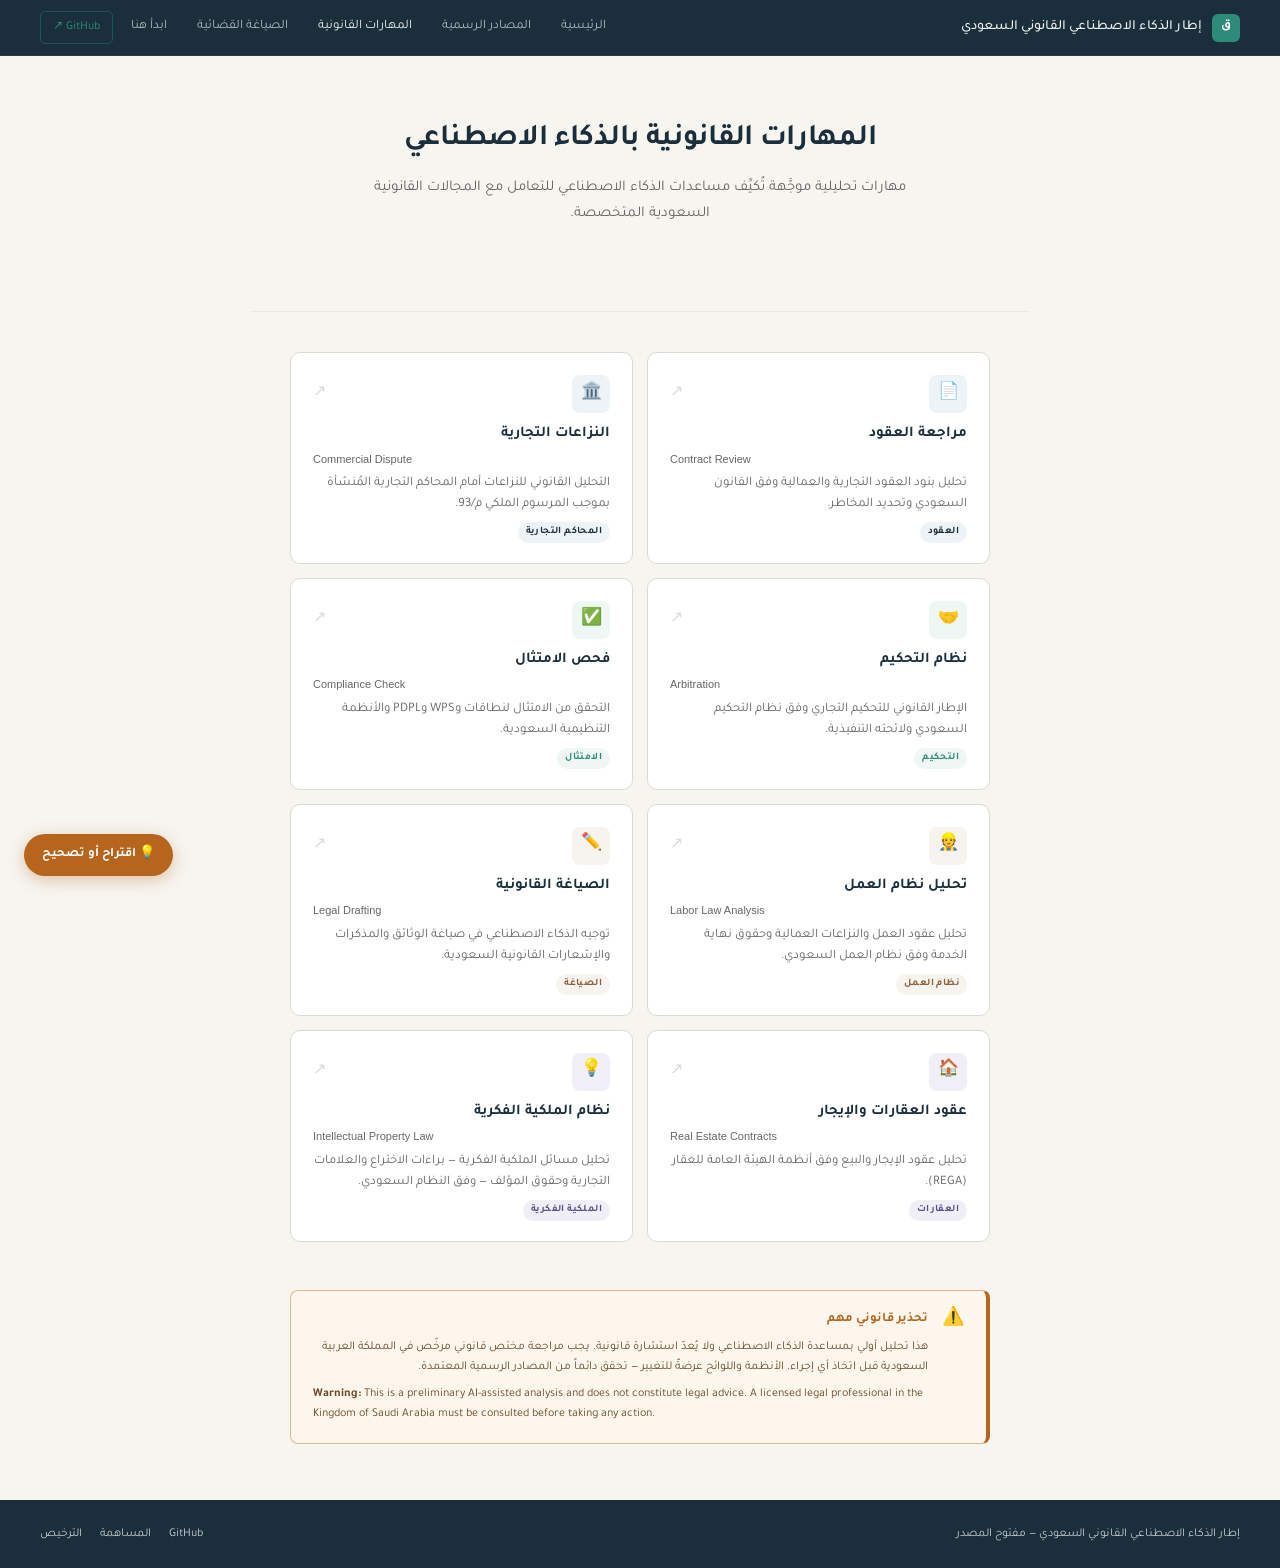
<file: docs/skills.html>
<!DOCTYPE html>
<html lang="ar" dir="rtl">
<head>
  <meta charset="UTF-8" />
  <meta name="viewport" content="width=device-width, initial-scale=1.0" />
  <meta name="description" content="مهارات تحليلية موجَّهة لتكييف الذكاء الاصطناعي مع البيئة القانونية السعودية — مراجعة العقود والنزاعات التجارية ونظام العمل والامتثال والتحكيم وغيرها." />
  <meta name="theme-color" content="#1a2e3b" />
  <title>المهارات القانونية — إطار الذكاء الاصطناعي القانوني السعودي</title>
  <link rel="preconnect" href="https://fonts.googleapis.com" />
  <link rel="preconnect" href="https://fonts.gstatic.com" crossorigin />
  <link href="https://fonts.googleapis.com/css2?family=Tajawal:wght@300;400;500;700&display=swap"
        rel="stylesheet" />
  <link rel="stylesheet" href="styles.css" />
</head>
<body data-page="skills">

  <a href="#main-content" class="skip-link">تخطّ إلى المحتوى الرئيسي</a>

  <!-- ── Topbar ── -->
  <header class="topbar">
    <div class="topbar-brand">
      <div class="brand-dot" aria-hidden="true">ق</div>
      <span class="brand-name">إطار الذكاء الاصطناعي القانوني السعودي</span>
    </div>
    <nav class="topbar-nav" aria-label="التنقل الرئيسي">
      <a href="index.html"     data-nav="home">الرئيسية</a>
      <a href="sources.html"   data-nav="sources">المصادر الرسمية</a>
      <a href="skills.html"    data-nav="skills">المهارات القانونية</a>
      <a href="templates.html" data-nav="templates">الصياغة القضائية</a>
      <a href="start.html"     data-nav="start">ابدأ هنا</a>
      <a href="https://github.com/Samix2026/saudi-legal-ai-framework"
         target="_blank" rel="noopener noreferrer" class="nav-cta">GitHub ↗</a>
    </nav>
  </header>

  <main id="main-content">

  <!-- ── Page hero ── -->
  <section class="hero">
    <h1 class="hero-title">المهارات القانونية بالذكاء الاصطناعي</h1>
    <p class="hero-subtitle">
      مهارات تحليلية موجَّهة تُكيِّف مساعدات الذكاء الاصطناعي للتعامل
      مع المجالات القانونية السعودية المتخصصة.
    </p>
  </section>

  <hr class="section-divider" />

  <!-- ── Skills grid ── -->
  <section class="cards-section" aria-label="المهارات القانونية">
    <div class="cards-grid">

      <a class="nav-card"
         href="https://github.com/Samix2026/saudi-legal-ai-framework/blob/main/skills/contract-review.md"
         target="_blank" rel="noopener noreferrer">
        <div class="card-header">
          <div class="card-icon" style="background:#eef3f7;" aria-hidden="true">📄</div>
          <span class="card-arrow" aria-hidden="true">↗</span>
        </div>
        <div class="card-body">
          <h2 class="card-title">مراجعة العقود</h2>
          <span class="card-title-en" dir="ltr">Contract Review</span>
          <p class="card-desc">تحليل بنود العقود التجارية والعمالية وفق القانون السعودي وتحديد المخاطر.</p>
          <span class="card-tag" style="background:#eef3f7; color:#1a2e3b;">العقود</span>
        </div>
      </a>

      <a class="nav-card"
         href="https://github.com/Samix2026/saudi-legal-ai-framework/blob/main/skills/commercial-dispute.md"
         target="_blank" rel="noopener noreferrer">
        <div class="card-header">
          <div class="card-icon" style="background:#eef3f7;" aria-hidden="true">🏛️</div>
          <span class="card-arrow" aria-hidden="true">↗</span>
        </div>
        <div class="card-body">
          <h2 class="card-title">النزاعات التجارية</h2>
          <span class="card-title-en" dir="ltr">Commercial Dispute</span>
          <p class="card-desc">التحليل القانوني للنزاعات أمام المحاكم التجارية المُنشأة بموجب المرسوم الملكي م/93.</p>
          <span class="card-tag" style="background:#eef3f7; color:#1a2e3b;">المحاكم التجارية</span>
        </div>
      </a>

      <a class="nav-card"
         href="https://github.com/Samix2026/saudi-legal-ai-framework/blob/main/skills/arbitration.md"
         target="_blank" rel="noopener noreferrer">
        <div class="card-header">
          <div class="card-icon" style="background:#eef7f4;" aria-hidden="true">🤝</div>
          <span class="card-arrow" aria-hidden="true">↗</span>
        </div>
        <div class="card-body">
          <h2 class="card-title">نظام التحكيم</h2>
          <span class="card-title-en" dir="ltr">Arbitration</span>
          <p class="card-desc">الإطار القانوني للتحكيم التجاري وفق نظام التحكيم السعودي ولائحته التنفيذية.</p>
          <span class="card-tag" style="background:#eef7f4; color:#2e8b7a;">التحكيم</span>
        </div>
      </a>

      <a class="nav-card"
         href="https://github.com/Samix2026/saudi-legal-ai-framework/blob/main/skills/compliance-check.md"
         target="_blank" rel="noopener noreferrer">
        <div class="card-header">
          <div class="card-icon" style="background:#eef7f4;" aria-hidden="true">✅</div>
          <span class="card-arrow" aria-hidden="true">↗</span>
        </div>
        <div class="card-body">
          <h2 class="card-title">فحص الامتثال</h2>
          <span class="card-title-en" dir="ltr">Compliance Check</span>
          <p class="card-desc">التحقق من الامتثال لنطاقات وWPS وPDPL والأنظمة التنظيمية السعودية.</p>
          <span class="card-tag" style="background:#eef7f4; color:#2e8b7a;">الامتثال</span>
        </div>
      </a>

      <a class="nav-card"
         href="https://github.com/Samix2026/saudi-legal-ai-framework/blob/main/skills/labor-law-analysis.md"
         target="_blank" rel="noopener noreferrer">
        <div class="card-header">
          <div class="card-icon" style="background:#f7f3ee;" aria-hidden="true">👷</div>
          <span class="card-arrow" aria-hidden="true">↗</span>
        </div>
        <div class="card-body">
          <h2 class="card-title">تحليل نظام العمل</h2>
          <span class="card-title-en" dir="ltr">Labor Law Analysis</span>
          <p class="card-desc">تحليل عقود العمل والنزاعات العمالية وحقوق نهاية الخدمة وفق نظام العمل السعودي.</p>
          <span class="card-tag" style="background:#f7f3ee; color:#8a5e3a;">نظام العمل</span>
        </div>
      </a>

      <a class="nav-card"
         href="https://github.com/Samix2026/saudi-legal-ai-framework/blob/main/skills/legal-drafting.md"
         target="_blank" rel="noopener noreferrer">
        <div class="card-header">
          <div class="card-icon" style="background:#f7f3ee;" aria-hidden="true">✏️</div>
          <span class="card-arrow" aria-hidden="true">↗</span>
        </div>
        <div class="card-body">
          <h2 class="card-title">الصياغة القانونية</h2>
          <span class="card-title-en" dir="ltr">Legal Drafting</span>
          <p class="card-desc">توجيه الذكاء الاصطناعي في صياغة الوثائق والمذكرات والإشعارات القانونية السعودية.</p>
          <span class="card-tag" style="background:#f7f3ee; color:#8a5e3a;">الصياغة</span>
        </div>
      </a>

      <a class="nav-card"
         href="https://github.com/Samix2026/saudi-legal-ai-framework/blob/main/skills/real-estate-contracts.md"
         target="_blank" rel="noopener noreferrer">
        <div class="card-header">
          <div class="card-icon" style="background:#f0eef7;" aria-hidden="true">🏠</div>
          <span class="card-arrow" aria-hidden="true">↗</span>
        </div>
        <div class="card-body">
          <h2 class="card-title">عقود العقارات والإيجار</h2>
          <span class="card-title-en" dir="ltr">Real Estate Contracts</span>
          <p class="card-desc">تحليل عقود الإيجار والبيع وفق أنظمة الهيئة العامة للعقار (REGA).</p>
          <span class="card-tag" style="background:#f0eef7; color:#5b4e8a;">العقارات</span>
        </div>
      </a>

      <a class="nav-card"
         href="https://github.com/Samix2026/saudi-legal-ai-framework/blob/main/skills/intellectual-property-law.md"
         target="_blank" rel="noopener noreferrer">
        <div class="card-header">
          <div class="card-icon" style="background:#f0eef7;" aria-hidden="true">💡</div>
          <span class="card-arrow" aria-hidden="true">↗</span>
        </div>
        <div class="card-body">
          <h2 class="card-title">نظام الملكية الفكرية</h2>
          <span class="card-title-en" dir="ltr">Intellectual Property Law</span>
          <p class="card-desc">تحليل مسائل الملكية الفكرية — براءات الاختراع والعلامات التجارية وحقوق المؤلف — وفق النظام السعودي.</p>
          <span class="card-tag" style="background:#f0eef7; color:#5b4e8a;">الملكية الفكرية</span>
        </div>
      </a>

    </div>
  </section>

  <!-- ── Disclaimer ── -->
  <section class="disclaimer-section" aria-label="تحذير قانوني">
    <div class="disclaimer-box" role="note">
      <span class="disc-icon" aria-hidden="true">⚠️</span>
      <div>
        <div class="disc-title">تحذير قانوني مهم</div>
        <p class="disc-body-ar">
          هذا تحليل أولي بمساعدة الذكاء الاصطناعي ولا يُعدّ استشارة قانونية.
          يجب مراجعة مختص قانوني مرخّص في المملكة العربية السعودية قبل اتخاذ أي إجراء.
          الأنظمة واللوائح عرضةٌ للتغيير — تحقق دائماً من المصادر الرسمية المعتمدة.
        </p>
        <p class="disc-body-en" dir="ltr">
          <strong>Warning:</strong> This is a preliminary AI-assisted analysis and does not
          constitute legal advice. A licensed legal professional in the Kingdom of Saudi Arabia
          must be consulted before taking any action.
        </p>
      </div>
    </div>
  </section>

  </main>

  <!-- ── Footer ── -->
  <footer class="footer">
    <span class="footer-text">إطار الذكاء الاصطناعي القانوني السعودي — مفتوح المصدر</span>
    <nav class="footer-links" aria-label="روابط ثانوية">
      <a href="https://github.com/Samix2026/saudi-legal-ai-framework"
         target="_blank" rel="noopener noreferrer">GitHub</a>
      <a href="https://github.com/Samix2026/saudi-legal-ai-framework/blob/main/CONTRIBUTING.md"
         target="_blank" rel="noopener noreferrer">المساهمة</a>
      <a href="https://github.com/Samix2026/saudi-legal-ai-framework/blob/main/LICENSE"
         target="_blank" rel="noopener noreferrer">الترخيص</a>
    </nav>
  </footer>

  <!-- ── Floating suggestion button ── -->
  <a class="suggest-btn"
     href="https://github.com/Samix2026/saudi-legal-ai-framework/issues/new?template=content-update.md&title=%D8%A7%D9%82%D8%AA%D8%B1%D8%A7%D8%AD+%D9%85%D9%86+%D8%A7%D9%84%D9%85%D9%88%D9%82%D8%B9"
     target="_blank" rel="noopener noreferrer"
     aria-label="اقتراح أو تصحيح">
    💡 اقتراح أو تصحيح
  </a>

</body>
</html>
</file>
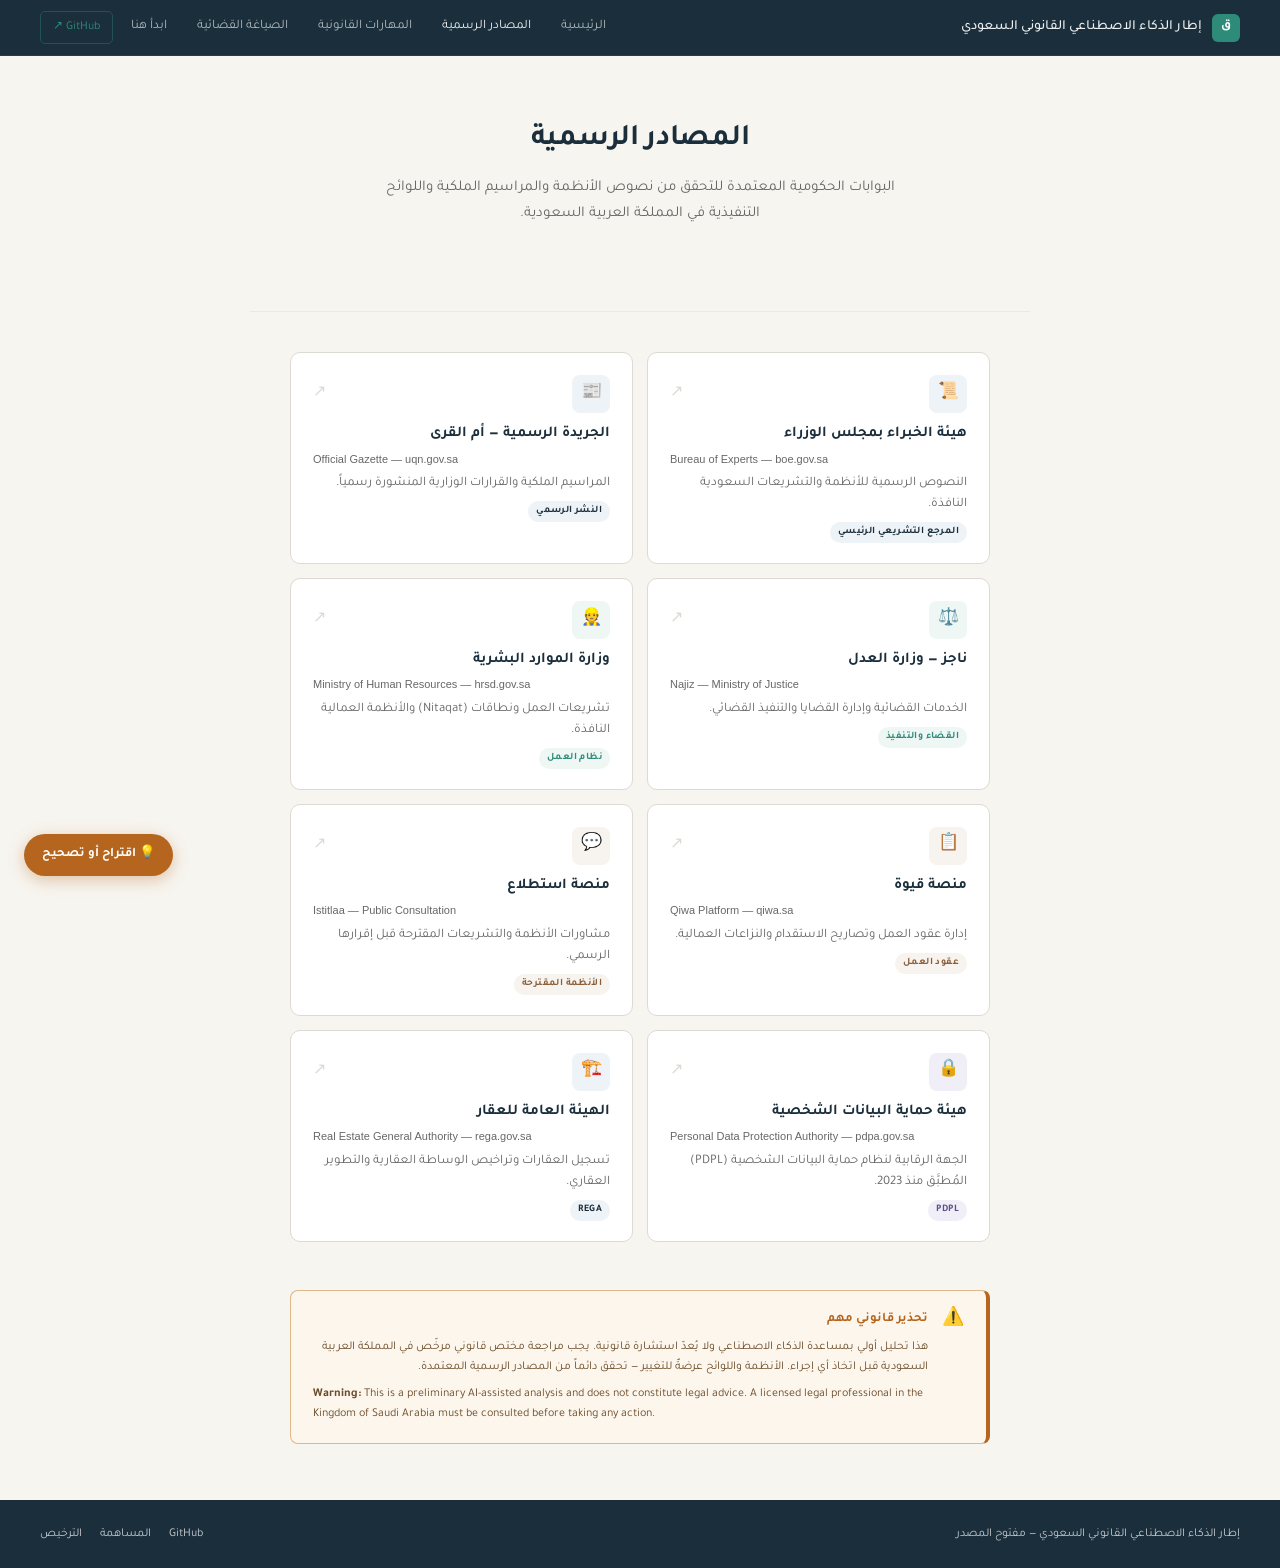
<file: docs/sources.html>
<!DOCTYPE html>
<html lang="ar" dir="rtl">
<head>
  <meta charset="UTF-8" />
  <meta name="viewport" content="width=device-width, initial-scale=1.0" />
  <meta name="description" content="البوابات الحكومية المعتمدة للتحقق من الأنظمة والمراسيم الملكية واللوائح التنفيذية في المملكة العربية السعودية." />
  <meta name="theme-color" content="#1a2e3b" />
  <title>المصادر الرسمية — إطار الذكاء الاصطناعي القانوني السعودي</title>
  <link rel="preconnect" href="https://fonts.googleapis.com" />
  <link rel="preconnect" href="https://fonts.gstatic.com" crossorigin />
  <link href="https://fonts.googleapis.com/css2?family=Tajawal:wght@300;400;500;700&display=swap"
        rel="stylesheet" />
  <link rel="stylesheet" href="styles.css" />
</head>
<body data-page="sources">

  <a href="#main-content" class="skip-link">تخطّ إلى المحتوى الرئيسي</a>

  <!-- ── Topbar ── -->
  <header class="topbar">
    <div class="topbar-brand">
      <div class="brand-dot" aria-hidden="true">ق</div>
      <span class="brand-name">إطار الذكاء الاصطناعي القانوني السعودي</span>
    </div>
    <nav class="topbar-nav" aria-label="التنقل الرئيسي">
      <a href="index.html"     data-nav="home">الرئيسية</a>
      <a href="sources.html"   data-nav="sources">المصادر الرسمية</a>
      <a href="skills.html"    data-nav="skills">المهارات القانونية</a>
      <a href="templates.html" data-nav="templates">الصياغة القضائية</a>
      <a href="start.html"     data-nav="start">ابدأ هنا</a>
      <a href="https://github.com/Samix2026/saudi-legal-ai-framework"
         target="_blank" rel="noopener noreferrer" class="nav-cta">GitHub ↗</a>
    </nav>
  </header>

  <main id="main-content">

  <!-- ── Page hero ── -->
  <section class="hero">
    <h1 class="hero-title">المصادر الرسمية</h1>
    <p class="hero-subtitle">
      البوابات الحكومية المعتمدة للتحقق من نصوص الأنظمة والمراسيم الملكية
      واللوائح التنفيذية في المملكة العربية السعودية.
    </p>
  </section>

  <hr class="section-divider" />

  <!-- ── Sources grid ── -->
  <section class="cards-section" aria-label="المصادر القانونية الرسمية">
    <div class="cards-grid">

      <a class="nav-card"
         href="https://www.boe.gov.sa"
         target="_blank" rel="noopener noreferrer">
        <div class="card-header">
          <div class="card-icon" style="background:#eef3f7;" aria-hidden="true">📜</div>
          <span class="card-arrow" aria-hidden="true">↗</span>
        </div>
        <div class="card-body">
          <h2 class="card-title">هيئة الخبراء بمجلس الوزراء</h2>
          <span class="card-title-en" dir="ltr">Bureau of Experts — boe.gov.sa</span>
          <p class="card-desc">النصوص الرسمية للأنظمة والتشريعات السعودية النافذة.</p>
          <span class="card-tag" style="background:#eef3f7; color:#1a2e3b;">المرجع التشريعي الرئيسي</span>
        </div>
      </a>

      <a class="nav-card"
         href="https://www.uqn.gov.sa"
         target="_blank" rel="noopener noreferrer">
        <div class="card-header">
          <div class="card-icon" style="background:#eef3f7;" aria-hidden="true">📰</div>
          <span class="card-arrow" aria-hidden="true">↗</span>
        </div>
        <div class="card-body">
          <h2 class="card-title">الجريدة الرسمية — أم القرى</h2>
          <span class="card-title-en" dir="ltr">Official Gazette — uqn.gov.sa</span>
          <p class="card-desc">المراسيم الملكية والقرارات الوزارية المنشورة رسمياً.</p>
          <span class="card-tag" style="background:#eef3f7; color:#1a2e3b;">النشر الرسمي</span>
        </div>
      </a>

      <a class="nav-card"
         href="https://www.najiz.sa"
         target="_blank" rel="noopener noreferrer">
        <div class="card-header">
          <div class="card-icon" style="background:#eef7f4;" aria-hidden="true">⚖️</div>
          <span class="card-arrow" aria-hidden="true">↗</span>
        </div>
        <div class="card-body">
          <h2 class="card-title">ناجز — وزارة العدل</h2>
          <span class="card-title-en" dir="ltr">Najiz — Ministry of Justice</span>
          <p class="card-desc">الخدمات القضائية وإدارة القضايا والتنفيذ القضائي.</p>
          <span class="card-tag" style="background:#eef7f4; color:#2e8b7a;">القضاء والتنفيذ</span>
        </div>
      </a>

      <a class="nav-card"
         href="https://www.hrsd.gov.sa"
         target="_blank" rel="noopener noreferrer">
        <div class="card-header">
          <div class="card-icon" style="background:#eef7f4;" aria-hidden="true">👷</div>
          <span class="card-arrow" aria-hidden="true">↗</span>
        </div>
        <div class="card-body">
          <h2 class="card-title">وزارة الموارد البشرية</h2>
          <span class="card-title-en" dir="ltr">Ministry of Human Resources — hrsd.gov.sa</span>
          <p class="card-desc">تشريعات العمل ونطاقات (Nitaqat) والأنظمة العمالية النافذة.</p>
          <span class="card-tag" style="background:#eef7f4; color:#2e8b7a;">نظام العمل</span>
        </div>
      </a>

      <a class="nav-card"
         href="https://www.qiwa.sa"
         target="_blank" rel="noopener noreferrer">
        <div class="card-header">
          <div class="card-icon" style="background:#f7f3ee;" aria-hidden="true">📋</div>
          <span class="card-arrow" aria-hidden="true">↗</span>
        </div>
        <div class="card-body">
          <h2 class="card-title">منصة قيوة</h2>
          <span class="card-title-en" dir="ltr">Qiwa Platform — qiwa.sa</span>
          <p class="card-desc">إدارة عقود العمل وتصاريح الاستقدام والنزاعات العمالية.</p>
          <span class="card-tag" style="background:#f7f3ee; color:#8a5e3a;">عقود العمل</span>
        </div>
      </a>

      <a class="nav-card"
         href="https://www.istitlaa.gov.sa"
         target="_blank" rel="noopener noreferrer">
        <div class="card-header">
          <div class="card-icon" style="background:#f7f3ee;" aria-hidden="true">💬</div>
          <span class="card-arrow" aria-hidden="true">↗</span>
        </div>
        <div class="card-body">
          <h2 class="card-title">منصة استطلاع</h2>
          <span class="card-title-en" dir="ltr">Istitlaa — Public Consultation</span>
          <p class="card-desc">مشاورات الأنظمة والتشريعات المقترحة قبل إقرارها الرسمي.</p>
          <span class="card-tag" style="background:#f7f3ee; color:#8a5e3a;">الأنظمة المقترحة</span>
        </div>
      </a>

      <a class="nav-card"
         href="https://www.pdpa.gov.sa"
         target="_blank" rel="noopener noreferrer">
        <div class="card-header">
          <div class="card-icon" style="background:#f0eef7;" aria-hidden="true">🔒</div>
          <span class="card-arrow" aria-hidden="true">↗</span>
        </div>
        <div class="card-body">
          <h2 class="card-title">هيئة حماية البيانات الشخصية</h2>
          <span class="card-title-en" dir="ltr">Personal Data Protection Authority — pdpa.gov.sa</span>
          <p class="card-desc">الجهة الرقابية لنظام حماية البيانات الشخصية (PDPL) المُطبَّق منذ 2023.</p>
          <span class="card-tag" style="background:#f0eef7; color:#5b4e8a;">PDPL</span>
        </div>
      </a>

      <a class="nav-card"
         href="https://www.rega.gov.sa"
         target="_blank" rel="noopener noreferrer">
        <div class="card-header">
          <div class="card-icon" style="background:#eef3f7;" aria-hidden="true">🏗️</div>
          <span class="card-arrow" aria-hidden="true">↗</span>
        </div>
        <div class="card-body">
          <h2 class="card-title">الهيئة العامة للعقار</h2>
          <span class="card-title-en" dir="ltr">Real Estate General Authority — rega.gov.sa</span>
          <p class="card-desc">تسجيل العقارات وتراخيص الوساطة العقارية والتطوير العقاري.</p>
          <span class="card-tag" style="background:#eef3f7; color:#1a2e3b;">REGA</span>
        </div>
      </a>

    </div>
  </section>

  <!-- ── Disclaimer ── -->
  <section class="disclaimer-section" aria-label="تحذير قانوني">
    <div class="disclaimer-box" role="note">
      <span class="disc-icon" aria-hidden="true">⚠️</span>
      <div>
        <div class="disc-title">تحذير قانوني مهم</div>
        <p class="disc-body-ar">
          هذا تحليل أولي بمساعدة الذكاء الاصطناعي ولا يُعدّ استشارة قانونية.
          يجب مراجعة مختص قانوني مرخّص في المملكة العربية السعودية قبل اتخاذ أي إجراء.
          الأنظمة واللوائح عرضةٌ للتغيير — تحقق دائماً من المصادر الرسمية المعتمدة.
        </p>
        <p class="disc-body-en" dir="ltr">
          <strong>Warning:</strong> This is a preliminary AI-assisted analysis and does not
          constitute legal advice. A licensed legal professional in the Kingdom of Saudi Arabia
          must be consulted before taking any action.
        </p>
      </div>
    </div>
  </section>

  </main>

  <!-- ── Footer ── -->
  <footer class="footer">
    <span class="footer-text">إطار الذكاء الاصطناعي القانوني السعودي — مفتوح المصدر</span>
    <nav class="footer-links" aria-label="روابط ثانوية">
      <a href="https://github.com/Samix2026/saudi-legal-ai-framework"
         target="_blank" rel="noopener noreferrer">GitHub</a>
      <a href="https://github.com/Samix2026/saudi-legal-ai-framework/blob/main/CONTRIBUTING.md"
         target="_blank" rel="noopener noreferrer">المساهمة</a>
      <a href="https://github.com/Samix2026/saudi-legal-ai-framework/blob/main/LICENSE"
         target="_blank" rel="noopener noreferrer">الترخيص</a>
    </nav>
  </footer>

  <!-- ── Floating suggestion button ── -->
  <a class="suggest-btn"
     href="https://github.com/Samix2026/saudi-legal-ai-framework/issues/new?template=content-update.md&title=%D8%A7%D9%82%D8%AA%D8%B1%D8%A7%D8%AD+%D9%85%D9%86+%D8%A7%D9%84%D9%85%D9%88%D9%82%D8%B9"
     target="_blank" rel="noopener noreferrer"
     aria-label="اقتراح أو تصحيح">
    💡 اقتراح أو تصحيح
  </a>

</body>
</html>
</file>
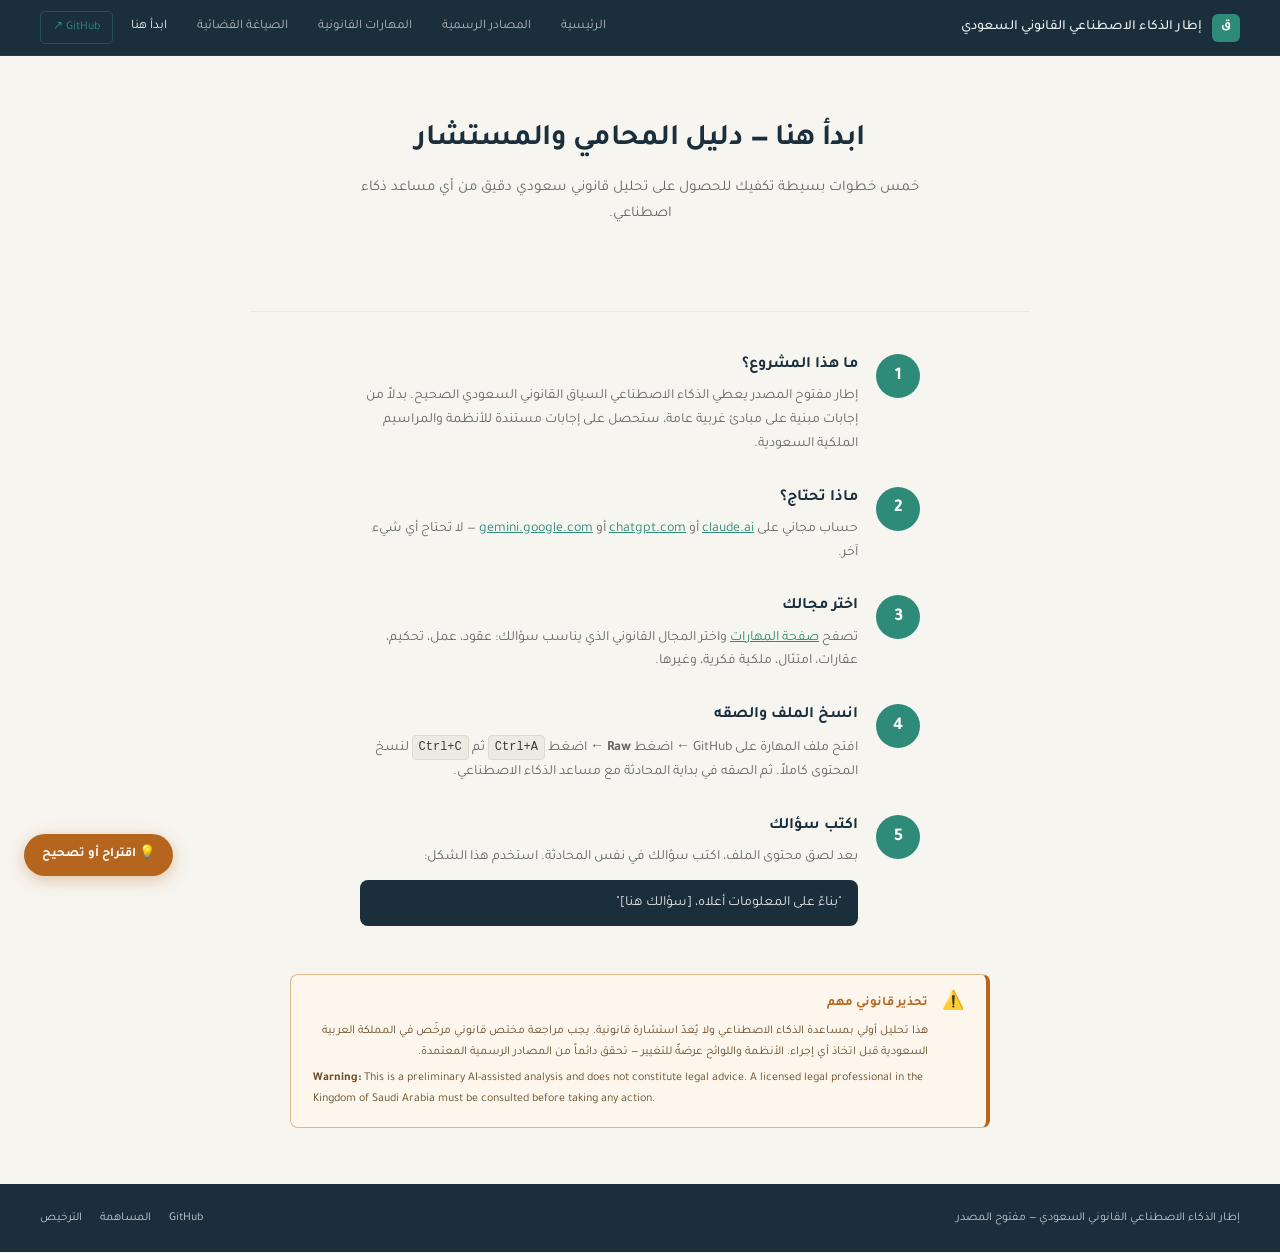
<file: docs/start.html>
<!DOCTYPE html>
<html lang="ar" dir="rtl">
<head>
  <meta charset="UTF-8" />
  <meta name="viewport" content="width=device-width, initial-scale=1.0" />
  <meta name="description" content="ابدأ هنا — دليل المحامي والمستشار لاستخدام إطار الذكاء الاصطناعي القانوني السعودي في خمس خطوات بسيطة." />
  <meta name="theme-color" content="#1a2e3b" />
  <title>ابدأ هنا — إطار الذكاء الاصطناعي القانوني السعودي</title>
  <link rel="preconnect" href="https://fonts.googleapis.com" />
  <link rel="preconnect" href="https://fonts.gstatic.com" crossorigin />
  <link href="https://fonts.googleapis.com/css2?family=Tajawal:wght@300;400;500;700&display=swap"
        rel="stylesheet" />
  <link rel="stylesheet" href="styles.css" />
</head>
<body data-page="start">

  <a href="#main-content" class="skip-link">تخطّ إلى المحتوى الرئيسي</a>

  <!-- ── Topbar ── -->
  <header class="topbar">
    <div class="topbar-brand">
      <div class="brand-dot" aria-hidden="true">ق</div>
      <span class="brand-name">إطار الذكاء الاصطناعي القانوني السعودي</span>
    </div>
    <nav class="topbar-nav" aria-label="التنقل الرئيسي">
      <a href="index.html"     data-nav="home">الرئيسية</a>
      <a href="sources.html"   data-nav="sources">المصادر الرسمية</a>
      <a href="skills.html"    data-nav="skills">المهارات القانونية</a>
      <a href="templates.html" data-nav="templates">الصياغة القضائية</a>
      <a href="start.html"     data-nav="start">ابدأ هنا</a>
      <a href="https://github.com/Samix2026/saudi-legal-ai-framework"
         target="_blank" rel="noopener noreferrer" class="nav-cta">GitHub ↗</a>
    </nav>
  </header>

  <main id="main-content">

  <!-- ── Page hero ── -->
  <section class="hero">
    <h1 class="hero-title">ابدأ هنا — دليل المحامي والمستشار</h1>
    <p class="hero-subtitle">
      خمس خطوات بسيطة تكفيك للحصول على تحليل قانوني سعودي دقيق من أي مساعد ذكاء اصطناعي.
    </p>
  </section>

  <hr class="section-divider" />

  <!-- ── Steps ── -->
  <ol class="start-steps">

    <li class="start-step">
      <div class="step-circle" aria-hidden="true">1</div>
      <div class="start-step-body">
        <h2 class="start-step-title">ما هذا المشروع؟</h2>
        <p class="start-step-desc">
          إطار مفتوح المصدر يعطي الذكاء الاصطناعي السياق القانوني السعودي الصحيح.
          بدلاً من إجابات مبنية على مبادئ غربية عامة، ستحصل على إجابات مستندة للأنظمة والمراسيم الملكية السعودية.
        </p>
      </div>
    </li>

    <li class="start-step">
      <div class="step-circle" aria-hidden="true">2</div>
      <div class="start-step-body">
        <h2 class="start-step-title">ماذا تحتاج؟</h2>
        <p class="start-step-desc">
          حساب مجاني على
          <a href="https://claude.ai" target="_blank" rel="noopener noreferrer">claude.ai</a>
          أو
          <a href="https://chatgpt.com" target="_blank" rel="noopener noreferrer">chatgpt.com</a>
          أو
          <a href="https://gemini.google.com" target="_blank" rel="noopener noreferrer">gemini.google.com</a>
          — لا تحتاج أي شيء آخر.
        </p>
      </div>
    </li>

    <li class="start-step">
      <div class="step-circle" aria-hidden="true">3</div>
      <div class="start-step-body">
        <h2 class="start-step-title">اختر مجالك</h2>
        <p class="start-step-desc">
          تصفح <a href="skills.html">صفحة المهارات</a> واختر المجال القانوني الذي يناسب سؤالك:
          عقود، عمل، تحكيم، عقارات، امتثال، ملكية فكرية، وغيرها.
        </p>
      </div>
    </li>

    <li class="start-step">
      <div class="step-circle" aria-hidden="true">4</div>
      <div class="start-step-body">
        <h2 class="start-step-title">انسخ الملف والصقه</h2>
        <p class="start-step-desc">
          افتح ملف المهارة على GitHub ← اضغط <strong>Raw</strong> ←
          اضغط <kbd>Ctrl+A</kbd> ثم <kbd>Ctrl+C</kbd> لنسخ المحتوى كاملاً.
          ثم الصقه في بداية المحادثة مع مساعد الذكاء الاصطناعي.
        </p>
      </div>
    </li>

    <li class="start-step">
      <div class="step-circle" aria-hidden="true">5</div>
      <div class="start-step-body">
        <h2 class="start-step-title">اكتب سؤالك</h2>
        <p class="start-step-desc">
          بعد لصق محتوى الملف، اكتب سؤالك في نفس المحادثة. استخدم هذا الشكل:
        </p>
        <div class="copy-example" dir="rtl" aria-label="مثال جاهز للنسخ">
          "بناءً على المعلومات أعلاه، [سؤالك هنا]"
        </div>
      </div>
    </li>

  </ol>

  <!-- ── Disclaimer ── -->
  <section class="disclaimer-section" aria-label="تحذير قانوني">
    <div class="disclaimer-box" role="note">
      <span class="disc-icon" aria-hidden="true">⚠️</span>
      <div>
        <div class="disc-title">تحذير قانوني مهم</div>
        <p class="disc-body-ar">
          هذا تحليل أولي بمساعدة الذكاء الاصطناعي ولا يُعدّ استشارة قانونية.
          يجب مراجعة مختص قانوني مرخّص في المملكة العربية السعودية قبل اتخاذ أي إجراء.
          الأنظمة واللوائح عرضةٌ للتغيير — تحقق دائماً من المصادر الرسمية المعتمدة.
        </p>
        <p class="disc-body-en" dir="ltr">
          <strong>Warning:</strong> This is a preliminary AI-assisted analysis and does not
          constitute legal advice. A licensed legal professional in the Kingdom of Saudi Arabia
          must be consulted before taking any action.
        </p>
      </div>
    </div>
  </section>

  </main>

  <!-- ── Footer ── -->
  <footer class="footer">
    <span class="footer-text">إطار الذكاء الاصطناعي القانوني السعودي — مفتوح المصدر</span>
    <nav class="footer-links" aria-label="روابط ثانوية">
      <a href="https://github.com/Samix2026/saudi-legal-ai-framework"
         target="_blank" rel="noopener noreferrer">GitHub</a>
      <a href="https://github.com/Samix2026/saudi-legal-ai-framework/blob/main/CONTRIBUTING.md"
         target="_blank" rel="noopener noreferrer">المساهمة</a>
      <a href="https://github.com/Samix2026/saudi-legal-ai-framework/blob/main/LICENSE"
         target="_blank" rel="noopener noreferrer">الترخيص</a>
    </nav>
  </footer>

  <!-- ── Floating suggestion button ── -->
  <a class="suggest-btn"
     href="https://github.com/Samix2026/saudi-legal-ai-framework/issues/new?template=content-update.md&title=%D8%A7%D9%82%D8%AA%D8%B1%D8%A7%D8%AD+%D9%85%D9%86+%D8%A7%D9%84%D9%85%D9%88%D9%82%D8%B9"
     target="_blank" rel="noopener noreferrer"
     aria-label="اقتراح أو تصحيح">
    💡 اقتراح أو تصحيح
  </a>

</body>
</html>
</file>
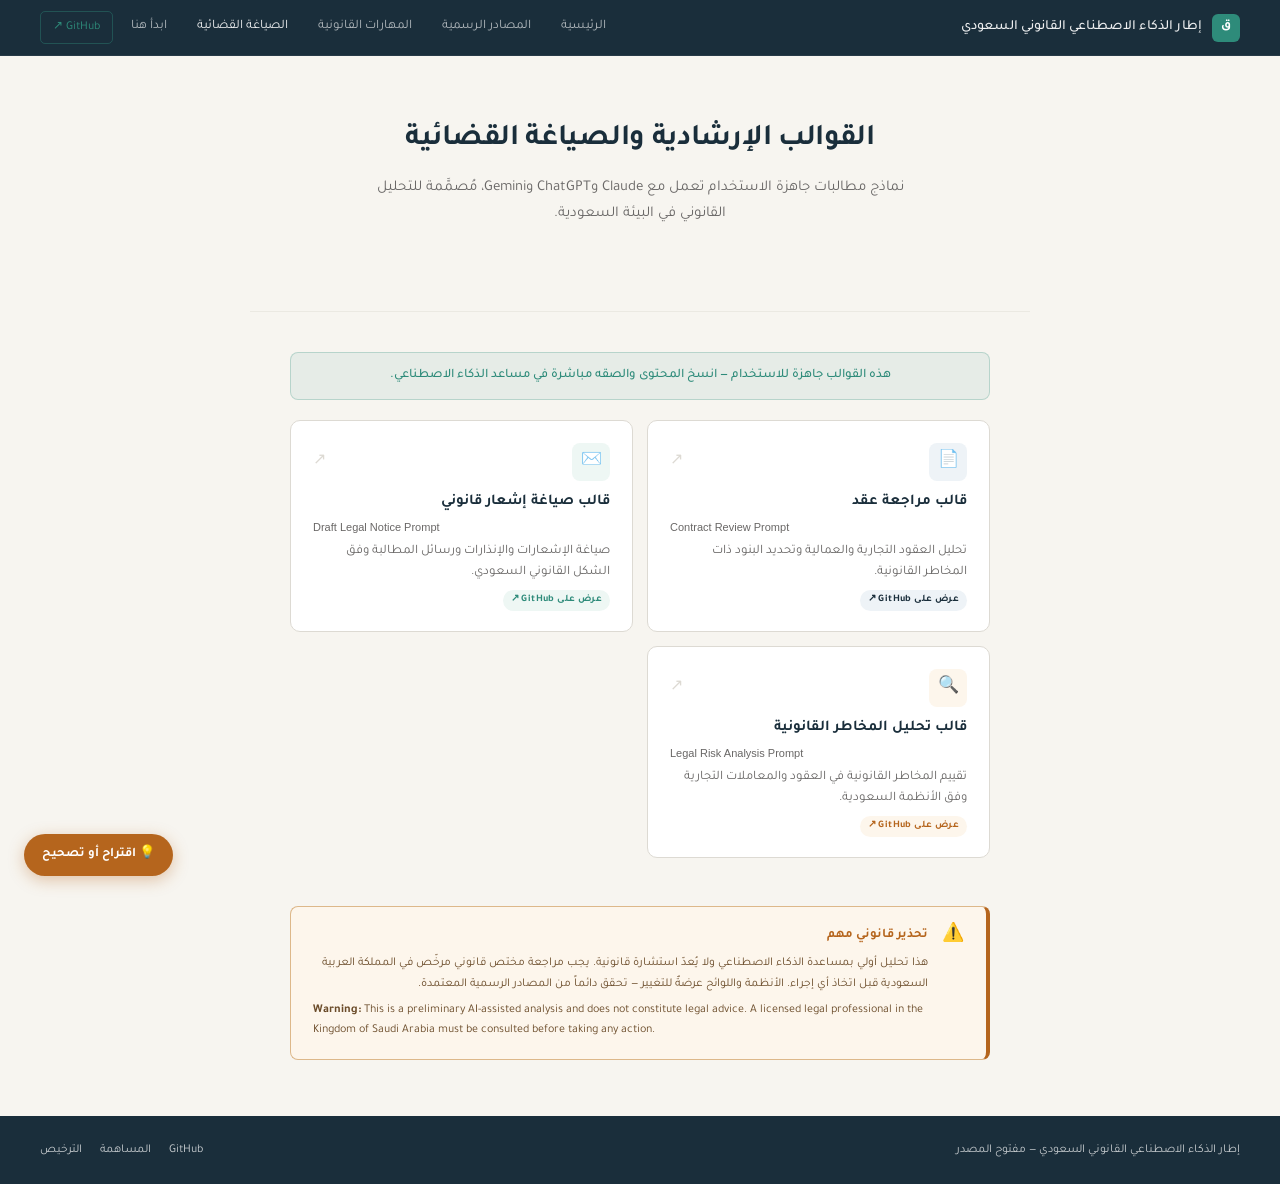
<file: docs/templates.html>
<!DOCTYPE html>
<html lang="ar" dir="rtl">
<head>
  <meta charset="UTF-8" />
  <meta name="viewport" content="width=device-width, initial-scale=1.0" />
  <meta name="description" content="قوالب مطالبات جاهزة الاستخدام لتحليل العقود وصياغة الإشعارات وتقييم المخاطر القانونية السعودية — تعمل مع Claude وChatGPT وGemini." />
  <meta name="theme-color" content="#1a2e3b" />
  <title>الصياغة القضائية — إطار الذكاء الاصطناعي القانوني السعودي</title>
  <link rel="preconnect" href="https://fonts.googleapis.com" />
  <link rel="preconnect" href="https://fonts.gstatic.com" crossorigin />
  <link href="https://fonts.googleapis.com/css2?family=Tajawal:wght@300;400;500;700&display=swap"
        rel="stylesheet" />
  <link rel="stylesheet" href="styles.css" />
</head>
<body data-page="templates">

  <a href="#main-content" class="skip-link">تخطّ إلى المحتوى الرئيسي</a>

  <!-- ── Topbar ── -->
  <header class="topbar">
    <div class="topbar-brand">
      <div class="brand-dot" aria-hidden="true">ق</div>
      <span class="brand-name">إطار الذكاء الاصطناعي القانوني السعودي</span>
    </div>
    <nav class="topbar-nav" aria-label="التنقل الرئيسي">
      <a href="index.html"     data-nav="home">الرئيسية</a>
      <a href="sources.html"   data-nav="sources">المصادر الرسمية</a>
      <a href="skills.html"    data-nav="skills">المهارات القانونية</a>
      <a href="templates.html" data-nav="templates">الصياغة القضائية</a>
      <a href="start.html"     data-nav="start">ابدأ هنا</a>
      <a href="https://github.com/Samix2026/saudi-legal-ai-framework"
         target="_blank" rel="noopener noreferrer" class="nav-cta">GitHub ↗</a>
    </nav>
  </header>

  <main id="main-content">

  <!-- ── Page hero ── -->
  <section class="hero">
    <h1 class="hero-title">القوالب الإرشادية والصياغة القضائية</h1>
    <p class="hero-subtitle">
      نماذج مطالبات جاهزة الاستخدام تعمل مع Claude وChatGPT وGemini،
      مُصمَّمة للتحليل القانوني في البيئة السعودية.
    </p>
  </section>

  <hr class="section-divider" />

  <!-- ── Templates grid ── -->
  <section class="cards-section" aria-label="قوالب المطالبات القانونية">
    <div class="templates-note">
      هذه القوالب جاهزة للاستخدام — انسخ المحتوى والصقه مباشرة في مساعد الذكاء الاصطناعي.
    </div>
    <div class="cards-grid">

      <a class="nav-card"
         href="https://github.com/Samix2026/saudi-legal-ai-framework/blob/main/prompts/review-contract.md"
         target="_blank" rel="noopener noreferrer">
        <div class="card-header">
          <div class="card-icon" style="background:#eef3f7;" aria-hidden="true">📄</div>
          <span class="card-arrow" aria-hidden="true">↗</span>
        </div>
        <div class="card-body">
          <h2 class="card-title">قالب مراجعة عقد</h2>
          <span class="card-title-en" dir="ltr">Contract Review Prompt</span>
          <p class="card-desc">تحليل العقود التجارية والعمالية وتحديد البنود ذات المخاطر القانونية.</p>
          <span class="card-tag" style="background:#eef3f7; color:#1a2e3b;">عرض على GitHub ↗</span>
        </div>
      </a>

      <a class="nav-card"
         href="https://github.com/Samix2026/saudi-legal-ai-framework/blob/main/prompts/draft-notice.md"
         target="_blank" rel="noopener noreferrer">
        <div class="card-header">
          <div class="card-icon" style="background:#eef7f4;" aria-hidden="true">✉️</div>
          <span class="card-arrow" aria-hidden="true">↗</span>
        </div>
        <div class="card-body">
          <h2 class="card-title">قالب صياغة إشعار قانوني</h2>
          <span class="card-title-en" dir="ltr">Draft Legal Notice Prompt</span>
          <p class="card-desc">صياغة الإشعارات والإنذارات ورسائل المطالبة وفق الشكل القانوني السعودي.</p>
          <span class="card-tag" style="background:#eef7f4; color:#2e8b7a;">عرض على GitHub ↗</span>
        </div>
      </a>

      <a class="nav-card"
         href="https://github.com/Samix2026/saudi-legal-ai-framework/blob/main/prompts/risk-analysis.md"
         target="_blank" rel="noopener noreferrer">
        <div class="card-header">
          <div class="card-icon" style="background:#fdf6ec;" aria-hidden="true">🔍</div>
          <span class="card-arrow" aria-hidden="true">↗</span>
        </div>
        <div class="card-body">
          <h2 class="card-title">قالب تحليل المخاطر القانونية</h2>
          <span class="card-title-en" dir="ltr">Legal Risk Analysis Prompt</span>
          <p class="card-desc">تقييم المخاطر القانونية في العقود والمعاملات التجارية وفق الأنظمة السعودية.</p>
          <span class="card-tag" style="background:#fdf6ec; color:#b5651d;">عرض على GitHub ↗</span>
        </div>
      </a>

    </div>
  </section>

  <!-- ── Disclaimer ── -->
  <section class="disclaimer-section" aria-label="تحذير قانوني">
    <div class="disclaimer-box" role="note">
      <span class="disc-icon" aria-hidden="true">⚠️</span>
      <div>
        <div class="disc-title">تحذير قانوني مهم</div>
        <p class="disc-body-ar">
          هذا تحليل أولي بمساعدة الذكاء الاصطناعي ولا يُعدّ استشارة قانونية.
          يجب مراجعة مختص قانوني مرخّص في المملكة العربية السعودية قبل اتخاذ أي إجراء.
          الأنظمة واللوائح عرضةٌ للتغيير — تحقق دائماً من المصادر الرسمية المعتمدة.
        </p>
        <p class="disc-body-en" dir="ltr">
          <strong>Warning:</strong> This is a preliminary AI-assisted analysis and does not
          constitute legal advice. A licensed legal professional in the Kingdom of Saudi Arabia
          must be consulted before taking any action.
        </p>
      </div>
    </div>
  </section>

  </main>

  <!-- ── Footer ── -->
  <footer class="footer">
    <span class="footer-text">إطار الذكاء الاصطناعي القانوني السعودي — مفتوح المصدر</span>
    <nav class="footer-links" aria-label="روابط ثانوية">
      <a href="https://github.com/Samix2026/saudi-legal-ai-framework"
         target="_blank" rel="noopener noreferrer">GitHub</a>
      <a href="https://github.com/Samix2026/saudi-legal-ai-framework/blob/main/CONTRIBUTING.md"
         target="_blank" rel="noopener noreferrer">المساهمة</a>
      <a href="https://github.com/Samix2026/saudi-legal-ai-framework/blob/main/LICENSE"
         target="_blank" rel="noopener noreferrer">الترخيص</a>
    </nav>
  </footer>

  <!-- ── Floating suggestion button ── -->
  <a class="suggest-btn"
     href="https://github.com/Samix2026/saudi-legal-ai-framework/issues/new?template=content-update.md&title=%D8%A7%D9%82%D8%AA%D8%B1%D8%A7%D8%AD+%D9%85%D9%86+%D8%A7%D9%84%D9%85%D9%88%D9%82%D8%B9"
     target="_blank" rel="noopener noreferrer"
     aria-label="اقتراح أو تصحيح">
    💡 اقتراح أو تصحيح
  </a>

</body>
</html>
</file>
<file: docs/styles.css>
/* ── CSS Custom Properties ──────────────────────────────── */
:root {
  --navy:          #1a2e3b;
  --navy-mid:      #2c4a5a;
  --cream:         #f7f5f0;
  --cream-dark:    #eceae3;
  --border:        #dddad3;
  --border-light:  #ebe9e2;
  --text:          #1a1a1a;
  --text-mid:      #3a3a3a;
  --text-muted:    #696766;
  --teal:          #2e8b7a;
  --amber:         #b5651d;
  --amber-bg:      #fdf6ec;
  --amber-border:  #ddb88a;
  --white:         #ffffff;
  --max-width:     780px;
  --page-padding:  40px;
}

/* ── Reset + RTL defaults ───────────────────────────────── */
*, *::before, *::after {
  box-sizing: border-box;
  margin: 0;
  padding: 0;
}

h1, h2, h3, h4, h5, h6 {
  font-size: inherit;
  font-weight: inherit;
  margin: 0;
}

html, body {
  font-family: 'Tajawal', 'Segoe UI', Tahoma, Arial, sans-serif;
  background: var(--cream);
  color: var(--text);
  font-size: 16px;
  line-height: 1.7;
  text-align: right;
}

a { color: inherit; text-decoration: none; }

/* ── Skip link (keyboard a11y) ──────────────────────────── */
.skip-link {
  position: absolute;
  inset-inline-start: -9999px;
  inset-block-start: 8px;
  background: var(--navy);
  color: #fff;
  padding: 8px 16px;
  border-radius: 4px;
  font-size: 14px;
  font-weight: 500;
  z-index: 200;
  text-decoration: none;
}

.skip-link:focus {
  inset-inline-start: 8px;
}

/* ── Focus styles ───────────────────────────────────────── */
:focus-visible {
  outline: 2px solid var(--teal);
  outline-offset: 2px;
  border-radius: 3px;
}

/* Search input has its own box-shadow focus style */
.search-input:focus-visible {
  outline: none;
}

/* ── Topbar ─────────────────────────────────────────────── */
.topbar {
  background: var(--navy);
  padding: 0 var(--page-padding);
  display: flex;
  align-items: center;
  justify-content: space-between;
  height: 56px;
  border-bottom: 1px solid rgba(255, 255, 255, .06);
}

.topbar-brand {
  display: flex;
  align-items: center;
  gap: 10px;
  color: #fff;
}

.brand-dot {
  width: 28px;
  height: 28px;
  border-radius: 6px;
  background: var(--teal);
  display: flex;
  align-items: center;
  justify-content: center;
  font-size: 13px;
  font-weight: 700;
  color: #fff;
  flex-shrink: 0;
}

.brand-name {
  font-size: 14px;
  font-weight: 500;
  color: rgba(255, 255, 255, .92);
  letter-spacing: .01em;
}

.topbar-nav {
  display: flex;
  gap: 6px;
  align-items: center;
}

.topbar-nav a {
  color: rgba(255, 255, 255, .65);
  font-size: 13px;
  padding: 5px 12px;
  border-radius: 5px;
  transition: color .15s, background .15s;
}

.topbar-nav a:hover {
  color: #fff;
  background: rgba(255, 255, 255, .08);
}

/* Active nav state — controlled by data-page on <body> and data-nav on <a> */
body[data-page="home"]      [data-nav="home"],
body[data-page="sources"]   [data-nav="sources"],
body[data-page="skills"]    [data-nav="skills"],
body[data-page="templates"] [data-nav="templates"],
body[data-page="start"]     [data-nav="start"] {
  color: rgba(255, 255, 255, .92);
}

.nav-cta {
  color: var(--teal) !important;
  border: 1px solid rgba(46, 139, 122, .4);
  font-size: 12px !important;
}

.nav-cta:hover {
  background: rgba(46, 139, 122, .12) !important;
  color: var(--teal) !important;
}

/* ── Hero ───────────────────────────────────────────────── */
.hero {
  padding: 64px var(--page-padding) 52px;
  max-width: var(--max-width);
  margin: 0 auto;
  text-align: center;
}

.hero-eyebrow {
  display: inline-block;
  font-size: 11px;
  font-weight: 500;
  letter-spacing: .12em;
  text-transform: uppercase;
  color: var(--teal);
  border: 1px solid rgba(46, 139, 122, .3);
  padding: 3px 12px;
  border-radius: 20px;
  margin-bottom: 22px;
  background: rgba(46, 139, 122, .04);
}

.hero-title {
  font-size: 30px;
  font-weight: 700;
  color: var(--navy);
  line-height: 1.35;
  margin-bottom: 14px;
  letter-spacing: -.01em;
}

.hero-subtitle {
  font-size: 15px;
  color: var(--text-muted);
  font-weight: 400;
  max-width: 560px;
  margin: 0 auto 32px;
  line-height: 1.75;
}

/* ── Search ─────────────────────────────────────────────── */
.search-wrap {
  max-width: 520px;
  margin: 0 auto 12px;
  position: relative;
}

.search-input {
  width: 100%;
  padding: 13px 52px 13px 20px;
  border: 1.5px solid var(--border);
  border-radius: 8px;
  background: var(--white);
  font-family: inherit;
  font-size: 14px;
  color: var(--text);
  outline: none;
  transition: border-color .2s, box-shadow .2s;
  direction: rtl;
  text-align: right;
}

.search-input:focus {
  border-color: var(--navy-mid);
  box-shadow: 0 0 0 3px rgba(44, 74, 90, .08);
}

.search-input::placeholder { color: #b0ada6; }

.search-icon {
  position: absolute;
  inset-inline-start: 16px;
  top: 50%;
  transform: translateY(-50%);
  color: #9a9890;
  font-size: 16px;
  pointer-events: none;
  line-height: 1;
}

.search-hint {
  font-size: 11px;
  color: var(--text-muted);
  margin-top: 7px;
  text-align: center;
  margin-bottom: 36px;
}

/* ── Search dropdown ────────────────────────────────────── */
.search-dropdown {
  position: absolute;
  top: calc(100% + 4px);
  right: 0;
  left: 0;
  background: var(--white);
  border: 1px solid var(--border);
  border-radius: 8px;
  box-shadow: 0 4px 16px rgba(26, 46, 59, .10);
  z-index: 100;
  overflow: hidden;
  display: none;
}

.search-dropdown.visible { display: block; }

.search-result {
  display: flex;
  align-items: center;
  gap: 10px;
  padding: 10px 16px;
  cursor: pointer;
  transition: background .1s;
  border-bottom: 1px solid var(--border-light);
  text-align: right;
}

.search-result:last-child { border-bottom: none; }
.search-result:hover { background: var(--cream); }

.result-type {
  font-size: 9px;
  font-weight: 700;
  padding: 2px 7px;
  border-radius: 20px;
  letter-spacing: .06em;
  white-space: nowrap;
  flex-shrink: 0;
}

.result-type-skill   { background: #eef7f4; color: var(--teal); }
.result-type-source  { background: #eef3f7; color: var(--navy); }
.result-type-prompt  { background: #fdf6ec; color: var(--amber); }

.result-text { flex: 1; min-width: 0; }

.result-title-ar {
  font-size: 13px;
  font-weight: 500;
  color: var(--text);
  white-space: nowrap;
  overflow: hidden;
  text-overflow: ellipsis;
  display: block;
}

.result-title-en {
  font-size: 11px;
  color: var(--text-muted);
  font-family: 'Segoe UI', sans-serif;
  direction: ltr;
  display: block;
  white-space: nowrap;
  overflow: hidden;
  text-overflow: ellipsis;
}

.search-no-result {
  padding: 14px 16px;
  font-size: 13px;
  color: var(--text-muted);
  text-align: center;
}

.search-no-result a { color: var(--teal); text-decoration: underline; }

/* ── Section divider ────────────────────────────────────── */
.section-divider {
  max-width: var(--max-width);
  margin: 0 auto;
  padding: 0 var(--page-padding);
  border: none;
  border-bottom: 1px solid var(--border-light);
}

/* ── Nav cards ──────────────────────────────────────────── */
.cards-section {
  max-width: var(--max-width);
  margin: 0 auto;
  padding: 40px var(--page-padding) 48px;
}

.cards-grid {
  display: grid;
  grid-template-columns: 1fr 1fr;
  gap: 14px;
}

.nav-card {
  background: var(--white);
  border: 1px solid var(--border);
  border-radius: 10px;
  padding: 22px 22px 18px;
  display: flex;
  flex-direction: column;
  gap: 8px;
  transition: border-color .2s, box-shadow .2s, transform .15s;
}

.nav-card:hover {
  border-color: var(--navy-mid);
  box-shadow: 0 4px 16px rgba(26, 46, 59, .08);
  transform: translateY(-1px);
}

.card-header {
  display: flex;
  align-items: flex-start;
  justify-content: space-between;
  gap: 10px;
}

.card-icon {
  width: 38px;
  height: 38px;
  border-radius: 8px;
  display: flex;
  align-items: center;
  justify-content: center;
  font-size: 17px;
  flex-shrink: 0;
}

.card-arrow {
  font-size: 16px;
  color: var(--border);
  margin-top: 2px;
  transition: color .15s;
  font-family: 'Segoe UI', sans-serif;
}

.nav-card:hover .card-arrow { color: var(--navy-mid); }

.card-title {
  font-size: 15px;
  font-weight: 700;
  color: var(--navy);
  margin-bottom: 3px;
}

.card-title-en {
  font-size: 11px;
  font-weight: 400;
  color: var(--text-muted);
  display: block;
  margin-bottom: 6px;
  font-family: 'Segoe UI', sans-serif;
  direction: ltr;
  text-align: left;
}

.card-desc {
  font-size: 13px;
  color: var(--text-muted);
  line-height: 1.6;
}

.card-tag {
  display: inline-block;
  margin-top: 6px;
  font-size: 10px;
  font-weight: 600;
  padding: 2px 8px;
  border-radius: 20px;
  letter-spacing: .04em;
}

/* ── Disclaimer ─────────────────────────────────────────── */
.disclaimer-section {
  max-width: var(--max-width);
  margin: 0 auto;
  padding: 0 var(--page-padding) 56px;
}

.disclaimer-box {
  background: var(--amber-bg);
  border: 1px solid var(--amber-border);
  border-inline-start: 4px solid var(--amber);
  border-radius: 8px;
  padding: 18px 22px;
  display: flex;
  gap: 14px;
  align-items: flex-start;
}

.disc-icon {
  font-size: 18px;
  flex-shrink: 0;
  margin-top: 1px;
  line-height: 1;
}

.disc-title {
  font-size: 13px;
  font-weight: 700;
  color: var(--amber);
  margin-bottom: 6px;
}

.disc-body-ar {
  font-size: 12px;
  color: #6b4c2a;
  line-height: 1.7;
  margin-bottom: 6px;
}

.disc-body-en {
  font-size: 12px;
  color: #6b4c2a;
  line-height: 1.7;
  direction: ltr;
  text-align: left;
}

/* ── Footer ─────────────────────────────────────────────── */
.footer {
  background: var(--navy);
  padding: 24px var(--page-padding);
  display: flex;
  justify-content: space-between;
  align-items: center;
}

.footer-text {
  font-size: 12px;
  color: rgba(255, 255, 255, .75);
}

.footer-links {
  display: flex;
  gap: 18px;
}

.footer-links a {
  font-size: 12px;
  color: rgba(255, 255, 255, .75);
  transition: color .15s;
}

.footer-links a:hover { color: #fff; }

/* ── Mobile ─────────────────────────────────────────────── */
@media (max-width: 768px) {
  .cards-grid { grid-template-columns: 1fr; }
  .hero { padding: 40px var(--page-padding) 36px; }
}

@media (max-width: 600px) {
  :root { --page-padding: 20px; }

  /* Hide all nav links except the GitHub CTA on mobile */
  .topbar-nav a:not(.nav-cta) { display: none; }

  .hero-title    { font-size: 22px; }
  .hero-subtitle { font-size: 14px; }
  .cards-section { padding-top: 28px; }
  .nav-card      { padding: 16px; }
  .card-title    { font-size: 14px; }

  .disclaimer-box { flex-direction: column; gap: 8px; }

  .footer        { flex-direction: column; gap: 12px; text-align: center; }
  .footer-links  { justify-content: center; }
}

/* ── Reduced motion ─────────────────────────────────────── */
@media (prefers-reduced-motion: reduce) {
  .nav-card { transition: none; }
}

/* ═══════════════════════════════════════════════════════════
   NEW SECTIONS — site-improvements
   ═══════════════════════════════════════════════════════════ */

/* ── Stats bar ──────────────────────────────────────────── */
.stats-bar {
  max-width: var(--max-width);
  margin: 0 auto;
  padding: 28px var(--page-padding);
  display: flex;
  align-items: center;
  justify-content: center;
}

.stat-item {
  display: flex;
  flex-direction: column;
  align-items: center;
  gap: 4px;
  padding: 0 32px;
  text-align: center;
}

.stat-number {
  font-size: 28px;
  font-weight: 700;
  color: var(--teal);
  line-height: 1.1;
}

.stat-label {
  font-size: 12px;
  color: var(--text-muted);
  font-weight: 400;
  white-space: nowrap;
}

.stat-divider {
  width: 1px;
  height: 36px;
  background: var(--border);
  flex-shrink: 0;
}

/* ── How-to section ─────────────────────────────────────── */
.how-to-section {
  background: var(--cream-dark);
  border-top: 1px solid var(--border-light);
  border-bottom: 1px solid var(--border-light);
  padding: 48px var(--page-padding);
}

.how-to-inner,
.comparison-inner {
  max-width: var(--max-width);
  margin: 0 auto;
}

.section-heading {
  font-size: 20px;
  font-weight: 700;
  color: var(--navy);
  margin-bottom: 28px;
  text-align: center;
}

.steps-grid {
  display: grid;
  grid-template-columns: repeat(3, 1fr);
  gap: 16px;
}

.step-card {
  background: var(--white);
  border: 1px solid var(--border);
  border-radius: 10px;
  padding: 22px 18px 18px;
  display: flex;
  flex-direction: column;
  gap: 8px;
}

.step-icon {
  font-size: 26px;
  line-height: 1;
}

.step-number {
  font-size: 10px;
  font-weight: 700;
  letter-spacing: .08em;
  color: var(--teal);
}

.step-title {
  font-size: 15px;
  font-weight: 700;
  color: var(--navy);
}

.step-desc {
  font-size: 13px;
  color: var(--text-muted);
  line-height: 1.65;
  flex: 1;
}

.step-btn {
  display: inline-block;
  margin-top: 4px;
  font-size: 13px;
  font-weight: 600;
  color: var(--teal);
  border: 1px solid rgba(46, 139, 122, .35);
  border-radius: 6px;
  padding: 6px 12px;
  transition: background .15s;
  align-self: flex-start;
}

.step-btn:hover {
  background: rgba(46, 139, 122, .06);
}

/* ── Before/After comparison ────────────────────────────── */
.comparison-section {
  padding: 48px var(--page-padding) 32px;
  max-width: var(--max-width);
  margin: 0 auto;
}

.comparison-grid {
  display: grid;
  grid-template-columns: 1fr 1fr;
  gap: 16px;
}

.comparison-box {
  border-radius: 10px;
  padding: 20px;
  border: 1px solid;
  display: flex;
  flex-direction: column;
  gap: 10px;
}

.comparison-without {
  background: #fff5f5;
  border-color: #fca5a5;
}

.comparison-with {
  background: #f0fdf4;
  border-color: #86efac;
}

.comparison-label {
  font-size: 14px;
  font-weight: 700;
  color: var(--navy);
  display: flex;
  align-items: center;
  gap: 6px;
}

.comparison-icon { font-size: 16px; }

.comparison-q {
  font-size: 12px;
  color: var(--text-muted);
  font-style: italic;
}

.comparison-a {
  font-size: 13px;
  color: var(--text);
  line-height: 1.65;
  background: rgba(255, 255, 255, .7);
  border-radius: 6px;
  padding: 10px 12px;
  border: 1px solid rgba(0, 0, 0, .06);
}

.comparison-note {
  font-size: 11px;
  color: #9b1c1c;
  background: rgba(252, 165, 165, .2);
  border-radius: 4px;
  padding: 4px 8px;
}

.comparison-note-ok {
  color: #166534;
  background: rgba(134, 239, 172, .25);
}

/* ── Templates note ─────────────────────────────────────── */
.templates-note {
  background: rgba(46, 139, 122, .08);
  border: 1px solid rgba(46, 139, 122, .25);
  border-radius: 8px;
  padding: 12px 16px;
  font-size: 13px;
  font-weight: 500;
  color: var(--teal);
  margin-bottom: 20px;
  text-align: center;
}

/* ── Floating suggestion button ─────────────────────────── */
.suggest-btn {
  position: fixed;
  bottom: 24px;
  left: 24px;
  background: var(--amber);
  color: var(--white);
  font-family: inherit;
  font-size: 13px;
  font-weight: 600;
  padding: 10px 18px;
  border-radius: 50px;
  box-shadow: 0 4px 16px rgba(181, 101, 29, .35);
  z-index: 150;
  transition: background .15s, box-shadow .15s, transform .1s;
  white-space: nowrap;
  text-decoration: none;
}

.suggest-btn:hover {
  background: #9a4f18;
  box-shadow: 0 6px 20px rgba(181, 101, 29, .45);
  transform: translateY(-1px);
}

/* ── Visitor counter ────────────────────────────────────── */
.footer-center {
  display: flex;
  flex-direction: column;
  align-items: center;
  gap: 4px;
}

.visitor-label {
  font-size: 10px;
  color: rgba(255, 255, 255, .5);
  letter-spacing: .06em;
}

.visitor-badge {
  height: 20px;
  opacity: .85;
}

/* ── Start page steps ───────────────────────────────────── */
.start-steps {
  max-width: 640px;
  margin: 0 auto;
  padding: 40px var(--page-padding) 48px;
  display: flex;
  flex-direction: column;
  gap: 28px;
  list-style: none;
}

.start-step {
  display: flex;
  gap: 18px;
  align-items: flex-start;
}

.step-circle {
  width: 44px;
  height: 44px;
  border-radius: 50%;
  background: var(--teal);
  color: var(--white);
  font-size: 18px;
  font-weight: 700;
  display: flex;
  align-items: center;
  justify-content: center;
  flex-shrink: 0;
  margin-top: 2px;
}

.start-step-body { flex: 1; }

.start-step-title {
  font-size: 16px;
  font-weight: 700;
  color: var(--navy);
  margin-bottom: 6px;
}

.start-step-desc {
  font-size: 14px;
  color: var(--text-muted);
  line-height: 1.7;
}

.start-step-desc a { color: var(--teal); text-decoration: underline; }

kbd {
  display: inline-block;
  font-size: 12px;
  font-family: 'Segoe UI', monospace;
  background: var(--cream-dark);
  border: 1px solid var(--border);
  border-radius: 4px;
  padding: 1px 6px;
  color: var(--text-mid);
}

.copy-example {
  margin-top: 10px;
  background: var(--navy);
  color: rgba(255, 255, 255, .88);
  border-radius: 8px;
  padding: 12px 16px;
  font-size: 14px;
  line-height: 1.6;
  user-select: all;
  cursor: text;
}

/* ── Responsive additions ───────────────────────────────── */
@media (max-width: 768px) {
  .steps-grid      { grid-template-columns: 1fr; }
  .comparison-grid { grid-template-columns: 1fr; }
  .stat-divider    { display: none; }
  .stat-item       { padding: 0 16px; }
}

@media (max-width: 600px) {
  .suggest-btn       { font-size: 12px; padding: 9px 14px; bottom: 16px; left: 16px; }
  .how-to-section    { padding: 32px var(--page-padding); }
  .comparison-section { padding: 32px var(--page-padding) 24px; }
  .stats-bar         { padding: 20px var(--page-padding); flex-wrap: wrap; gap: 12px; }
  .section-heading   { font-size: 17px; }
}
</file>
